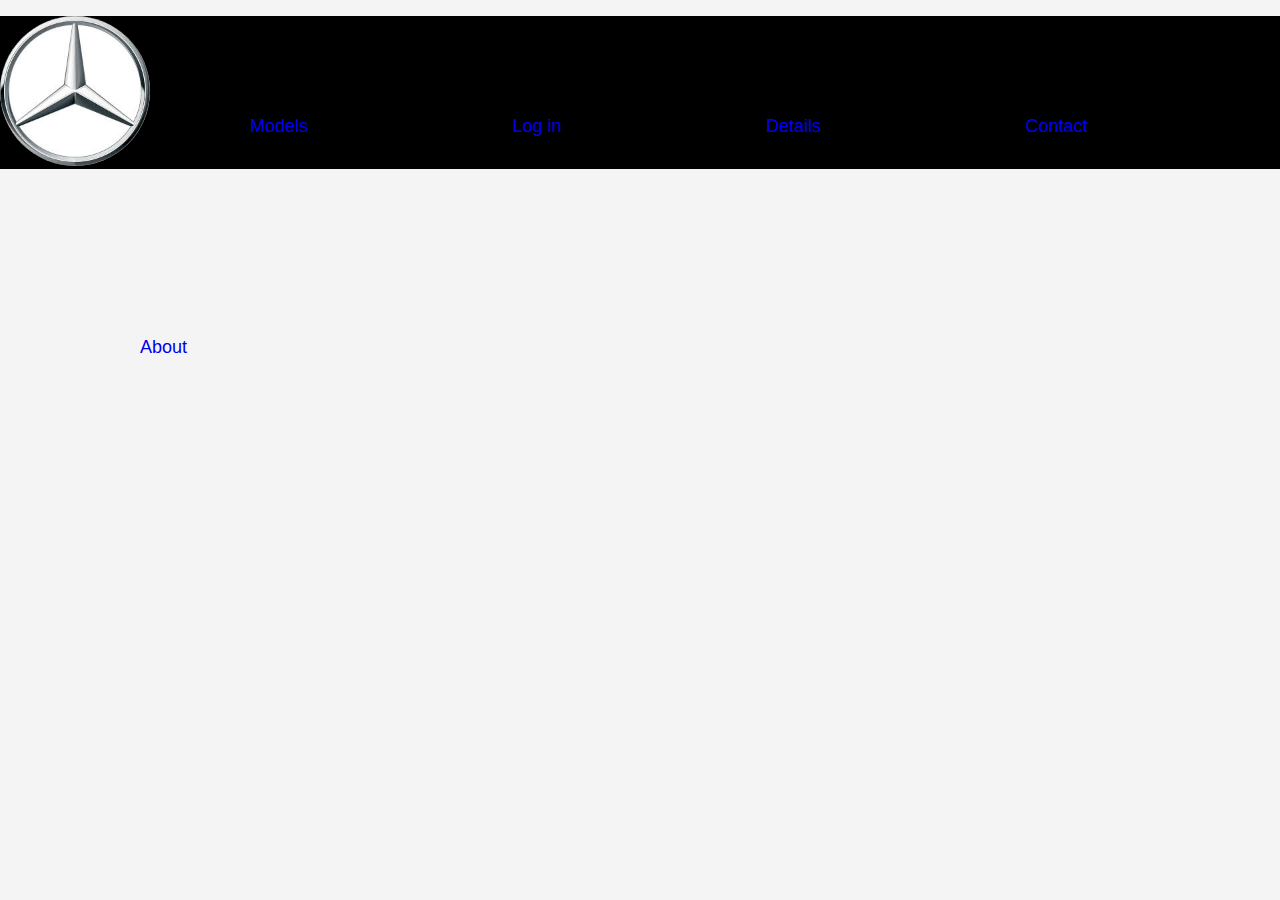
<file: index.html>
<!DOCTYPE html>
<html lang="en">
  <head>
    <meta charset="UTF-8" />
    <meta name="viewport" content="width=device-width, initial-scale=1.0" />
    <title>Document</title>
    <link rel="stylesheet" href="style.css" />
  </head>
  <body>
    <header>
      <img src="logo.jpg" alt="can't find image" srcset="" />
      <nav>
        <ul>
          <li><a href="models.html" target="principale">Models</a></li>
          <li><a href="login.html" target="principale">Log in</a></li>
          <li><a href="details.html" target="principale">Details</a></li>
          <li><a href="contact.html" target="principale">Contact</a></li>
          <li><a href="about.html" target="principale">About</a></li>
        </ul>
      </nav>
    </header>
    <section class="hero">
      <iframe src="" frameborder="0" name="principale"></iframe>
    </section>
    <footer><h1 class="h1">©2025 Mercedes</h1></footer>
  </body>
</html>
</file>
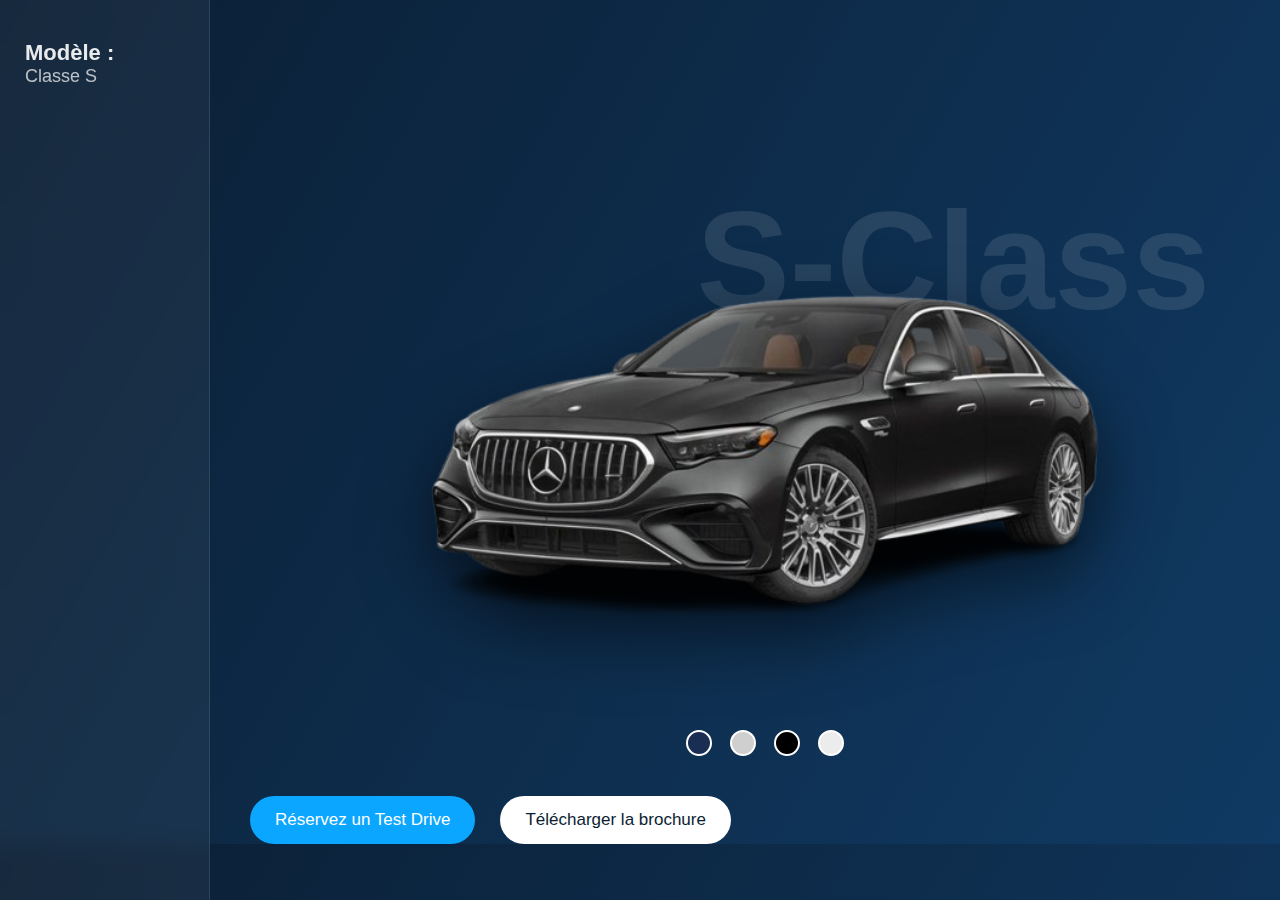
<file: details.html>
<!DOCTYPE html>
<html lang="fr">
  <head>
    <meta charset="UTF-8" />
    <title>Mercedes Mubach – Classe S</title>
    <style>
      /* ------------------ RESET ------------------ */
      * {
        margin: 0;
        padding: 0;
        box-sizing: border-box;
        font-family: "Segoe UI", sans-serif;
      }

      body {
        background: linear-gradient(120deg, #0b1e33, #103a63);
        color: white;
        overflow-x: hidden;
      }

      /* ------------------ SIDEBAR ------------------ */
      .sidebar {
        position: fixed;
        top: 0;
        left: 0;
        width: 210px;
        height: 100vh;
        padding: 40px 25px;
        background: rgba(255, 255, 255, 0.05);
        backdrop-filter: blur(12px);
        border-right: 1px solid rgba(255, 255, 255, 0.1);
        animation: slideLeft 0.9s ease-out;
      }

      .sidebar h2 {
        font-size: 22px;
        opacity: 0.9;
      }

      .sidebar span {
        font-size: 18px;
        opacity: 0.7;
      }

      /* ------------------ MAIN ------------------ */
      main {
        padding-left: 250px;
        padding-top: 40px;
        animation: fadeIn 1.2s;
      }

      /* ------------------ MENU ------------------ */
      .menu {
        display: flex;
        gap: 40px;
        margin-bottom: 30px;
      }

      .menu a {
        color: white;
        text-decoration: none;
        opacity: 0.6;
        font-size: 18px;
        transition: 0.3s ease;
      }

      .menu a:hover,
      .menu a.active {
        opacity: 1;
        transform: scale(1.05);
      }

      /* ------------------ TITLE ------------------ */
      .title {
        font-size: 140px;
        font-weight: 700;
        opacity: 0.1;
        position: absolute;
        top: 180px;
        right: 70px;
        user-select: none;
        animation: fadeInDown 1.5s;
      }

      /* ------------------ CAR IMAGE ------------------ */
      .car-img {
        width: 700px;
        display: block;
        margin: 150px auto 10px auto;
        filter: drop-shadow(0px 25px 35px rgba(0, 0, 0, 0.6));
        animation: fadeInUp 1.2s;
        transition: 0.4s ease;
      }

      .car-img:hover {
        transform: scale(1.03);
      }

      /* ------------------ COLORS ------------------ */
      .colors {
        display: flex;
        justify-content: center;
        gap: 18px;
        margin-top: 15px;
      }

      .dot {
        width: 26px;
        height: 26px;
        border-radius: 50%;
        border: 2px solid white;
        cursor: pointer;
        transition: 0.3s;
      }

      .dot:hover {
        transform: scale(1.2);
        box-shadow: 0 0 10px white;
      }

      /* ------------------ BUTTONS ------------------ */
      .btns {
        margin-top: 40px;
        display: flex;
        gap: 25px;
      }

      .btn {
        padding: 14px 25px;
        border-radius: 30px;
        border: none;
        font-size: 17px;
        cursor: pointer;
        transition: 0.3s ease;
      }

      .test {
        background: #0aa6ff;
        color: white;
      }

      .brochure {
        background: white;
        color: #0b1e33;
      }

      .btn:hover {
        transform: scale(1.07);
        box-shadow: 0 8px 20px rgba(255, 255, 255, 0.2);
      }

      /* ------------------ ANIMATIONS ------------------ */
      @keyframes fadeIn {
        from {
          opacity: 0;
        }
        to {
          opacity: 1;
        }
      }

      @keyframes slideLeft {
        from {
          transform: translateX(-80px);
          opacity: 0;
        }
        to {
          transform: translateX(0);
          opacity: 1;
        }
      }

      @keyframes fadeInUp {
        from {
          transform: translateY(40px);
          opacity: 0;
        }
        to {
          transform: translateY(0);
          opacity: 1;
        }
      }

      @keyframes fadeInDown {
        from {
          transform: translateY(-40px);
          opacity: 0;
        }
        to {
          transform: translateY(0);
          opacity: 1;
        }
      }
    </style>
  </head>

  <body>
    <!-- SIDEBAR -->
    <div class="sidebar">
      <h2>Modèle :</h2>
      <span>Classe S</span>
    </div>

    <!-- MAIN CONTENT -->
    <main>
      <!-- TITLE -->
      <div class="title">S-Class</div>

      <!-- CAR IMAGE -->
      <img
        id="car"
        src="download__2_-removebg-preview.png"
        class="car-img"
        alt="Car"
      />

      <!-- COLORS -->
      <div class="colors">
        <div
          class="dot"
          style="background: #1a2d52"
          onclick="changeCar('blue')"
        ></div>
        <div
          class="dot"
          style="background: #cfcfcf"
          onclick="changeCar('silver')"
        ></div>
        <div
          class="dot"
          style="background: #000"
          onclick="changeCar('black')"
        ></div>
        <div
          class="dot"
          style="background: #ececec"
          onclick="changeCar('white')"
        ></div>
      </div>

      <!-- BUTTONS -->
      <div class="btns">
        <button class="btn test">Réservez un Test Drive</button>
        <button class="btn brochure">Télécharger la brochure</button>
      </div>
    </main>

    <!-- JAVASCRIPT COLOR CHANGE -->
    <script>
      function changeCar(color) {
        document.getElementById("car").src = "car-" + color + ".png";
      }
    </script>
  </body>
</html>
</file>
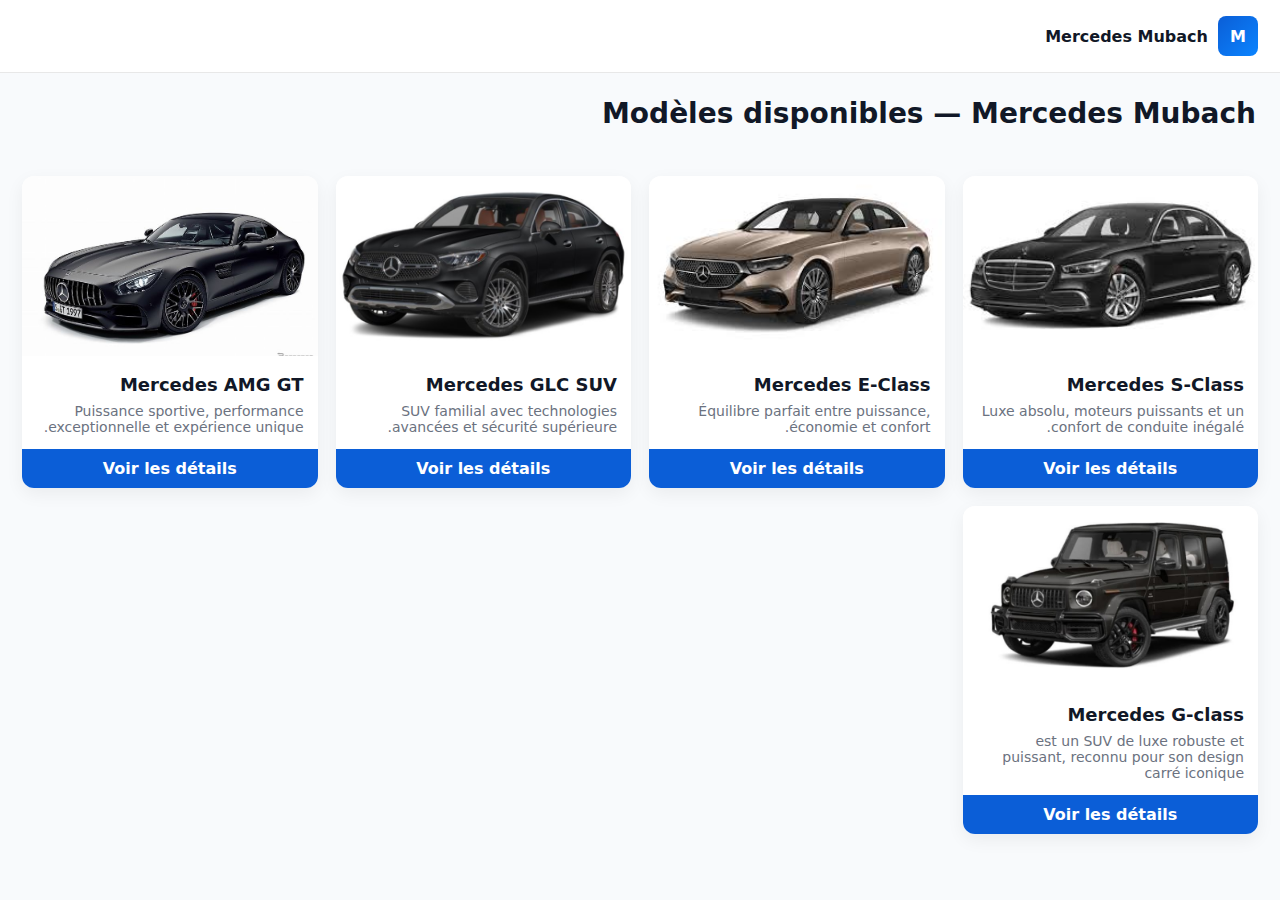
<file: models.html>
<!DOCTYPE html>
<html lang="ar" dir="rtl">
  <head>
    <meta charset="utf-8" />
    <meta name="viewport" content="width=device-width, initial-scale=1.0" />
    <title>موديلات Mercedes Mubach</title>
    <link rel="stylesheet" href="models.css" />
  </head>
  <body>
    <header>
      <div class="brand">
        <div class="logo">M</div>
        Mercedes Mubach
      </div>
    </header>

    <h1>Modèles disponibles — Mercedes Mubach</h1>

    <section class="cars-grid">
      <div class="car-card">
        <img src="s-class.jpg" alt="S-Class" />
        <div class="car-info">
          <h3>Mercedes S‑Class</h3>
          <p>
            Luxe absolu, moteurs puissants et un confort de conduite inégalé.
          </p>
        </div>
        <a href="details.html">Voir les détails</a>
      </div>

      <div class="car-card">
        <img src="E-class.jpg" alt="E-Class" />
        <div class="car-info">
          <h3>Mercedes E‑Class</h3>
          <p>Équilibre parfait entre puissance, économie et confort.</p>
        </div>
        <a href="model-details.html?id=e-class">Voir les détails</a>
      </div>

      <div class="car-card">
        <img src="Glc Suv.jpg" alt="GLC SUV" />
        <div class="car-info">
          <h3>Mercedes GLC SUV</h3>
          <p>SUV familial avec technologies avancées et sécurité supérieure.</p>
        </div>
        <a href="model-details.html?id=glc">Voir les détails</a>
      </div>

      <div class="car-card">
        <img src="Amg Gt.jpg" alt="AMG GT" />
        <div class="car-info">
          <h3>Mercedes AMG GT</h3>
          <p>
            Puissance sportive, performance exceptionnelle et expérience unique.
          </p>
        </div>
        <a href="model-details.html?id=amg-gt">Voir les détails</a>
      </div>
      <div class="car-card">
        <img src="G-class.jpg" alt="G-class" />
        <div class="car-info">
          <h3>Mercedes G-class</h3>
          <p>
            est un SUV de luxe robuste et puissant, reconnu pour son design
            carré iconique
          </p>
        </div>
        <a href="model-details.html?id=amg-gt">Voir les détails</a>
      </div>
    </section>
  </body>
</html>
</file>
<file: style.css>
header{
    width: 100vw;
    height: 17vh;
    background-color: black;
}
section{
    width: 100vw;
    height: 70vh;
}
iframe{
    width: 100%;
    height: 100%;
}
footer{
     width: 100vw;
    height: 3vh;
    font-size: large;
    position: relative;
    text-align: center;
    font-size: 13px;
    opacity: 0.7;
    background-color: black;
    color: rgb(255, 0, 0);
    padding: 20px 0;
    position: fixed;
    bottom: -80px;
    animation: slideUp 1s forwards;
    }
    
@keyframes slideUp {
    from { bottom: -80px; opacity: 0; }
    to { bottom: 0; opacity: 1; }
    
}
@keyframes fo {
    0%{transform: translate(-100%);}
    100%{transform: translate(300%);}
}
ul li{
    text-decoration: none;
    text-align: center;
    display: inline-block;
    margin: 100px;
    font-size: large;
    color: black;
}
li :hover{
    color: red;
}
img{
    float: left;
    border-radius: 50%;
    transition-duration: 5s;
    width: 150px;
    height: 150px;
}
img:hover{
    transform: rotate(360deg);
}
a{
    text-decoration: none;
}
.h1{
    animation: fo 5s infinite;
    position: absolute;
    font-size: 25px;
    color: red;
}
body {
    margin: 0;
    font-family: Arial, sans-serif;
    background: #f4f4f4;
}
</file>
<file: models.css>
:root {
    --accent: #0b5ed7;
    --dark: #111827;
    --muted: #6b7280;
  }
  * {
    box-sizing: border-box;
  }
  body {
    margin: 0;
    font-family: system-ui, "Noto Sans Arabic", sans-serif;
    background: #f8fafc;
    color: var(--dark);
  }

  header {
    background: white;
    padding: 16px 22px;
    display: flex;
    align-items: center;
    justify-content: space-between;
    border-bottom: 1px solid #e8e8e8;
  }
  .brand {
    display: flex;
    align-items: center;
    gap: 10px;
    font-weight: 700;
  }
  .logo {
    width: 40px;
    height: 40px;
    border-radius: 8px;
    background: linear-gradient(135deg, var(--accent), #0b84ff);
    display: flex;
    align-items: center;
    justify-content: center;
    color: white;
  }
  nav a {
    text-decoration: none;
    margin-left: 14px;
    color: var(--dark);
    font-weight: 600;
  }
  nav a.active {
    color: var(--accent);
  }

  h1 {
    margin: 24px;
    font-size: 28px;
  }

  /* سيارات */
  .cars-grid {
    display: grid;
    grid-template-columns: repeat(auto-fill, minmax(260px, 1fr));
    gap: 18px;
    padding: 22px;
  }
  .car-card {
    background: white;
    border-radius: 12px;
    overflow: hidden;
    box-shadow: 0 6px 18px rgba(0, 0, 0, 0.06);
  }
  .car-card img {
    width: 100%;
    height: 180px;
    object-fit: cover;
  }
  .car-info {
    padding: 14px;
  }
  .car-info h3 {
    margin: 0 0 8px;
    font-size: 18px;
  }
  .car-info p {
    margin: 0;
    color: var(--muted);
    font-size: 14px;
  }
  .car-card a {
    display: block;
    text-align: center;
    background: var(--accent);
    color: white;
    padding: 10px;
    text-decoration: none;
    font-weight: 600;
  }

  @media (max-width: 480px) {
    h1 {
      font-size: 22px;
    }
  }
</file>
